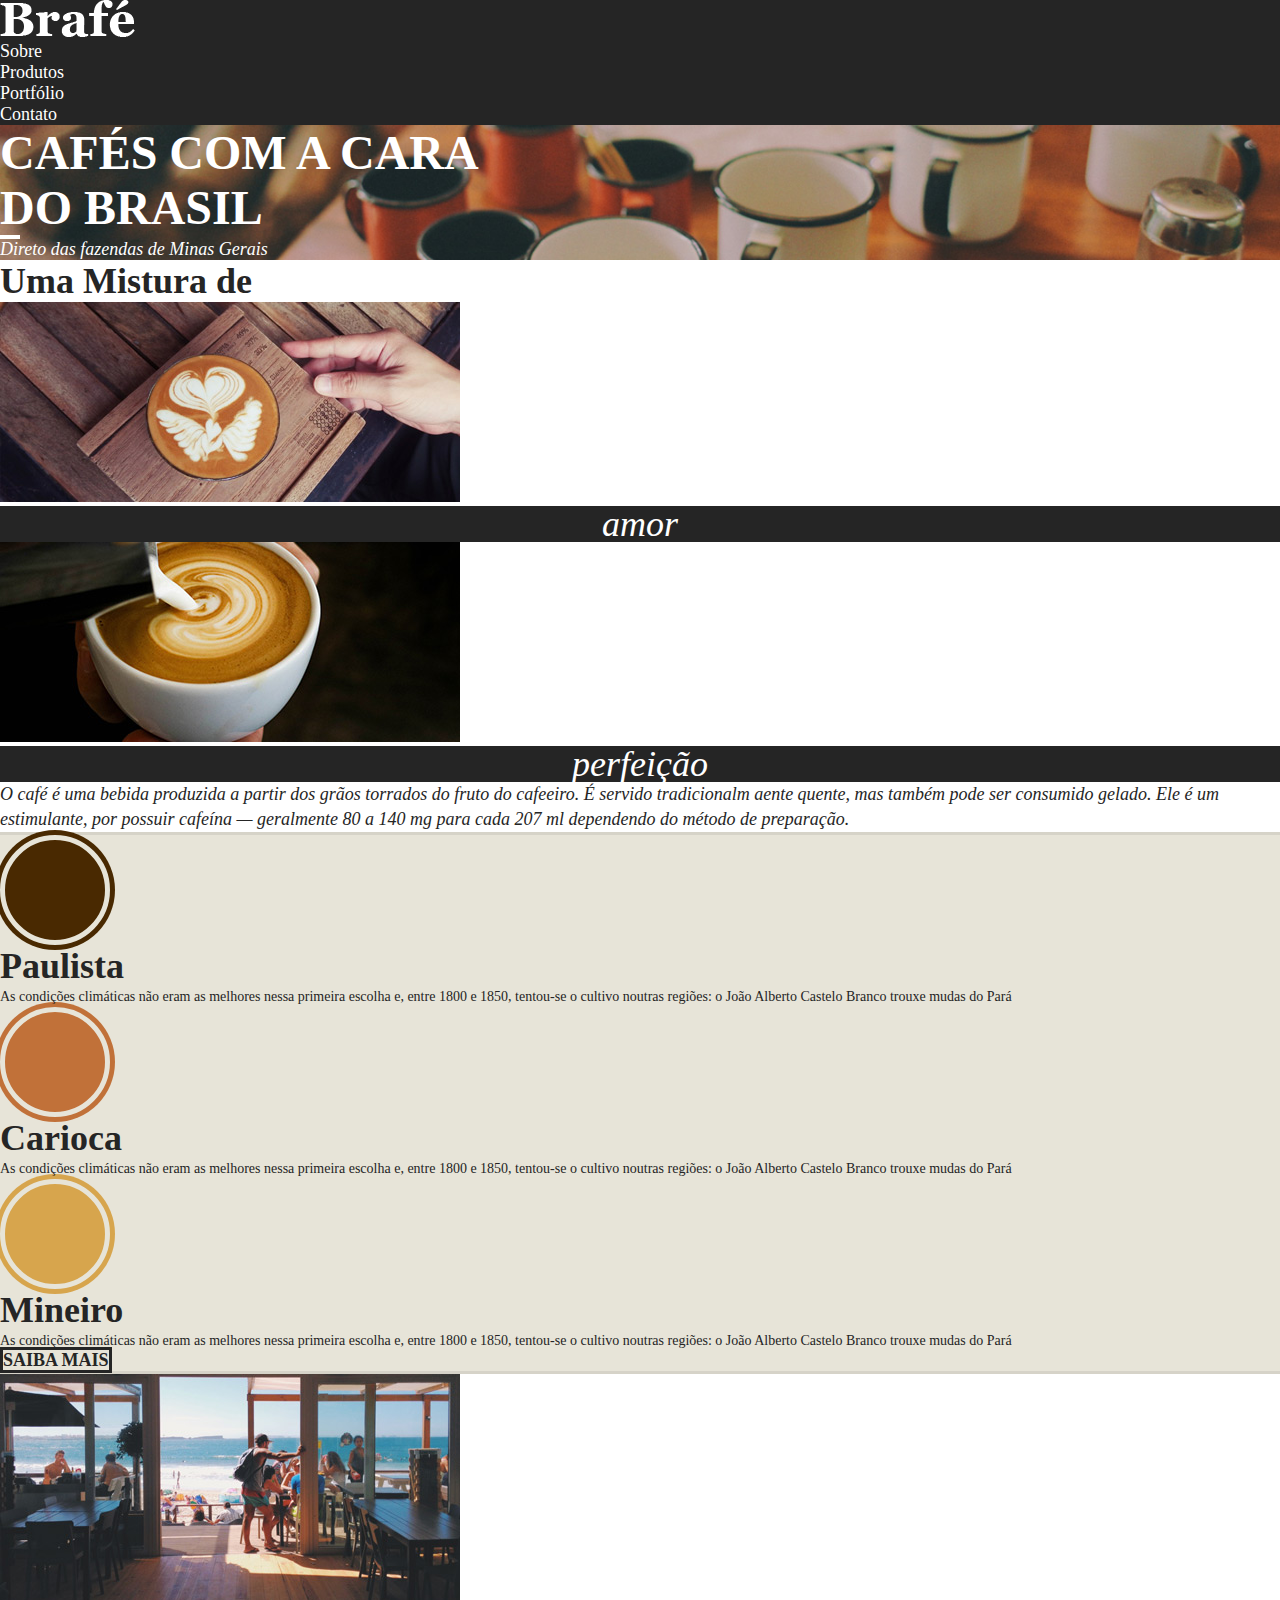
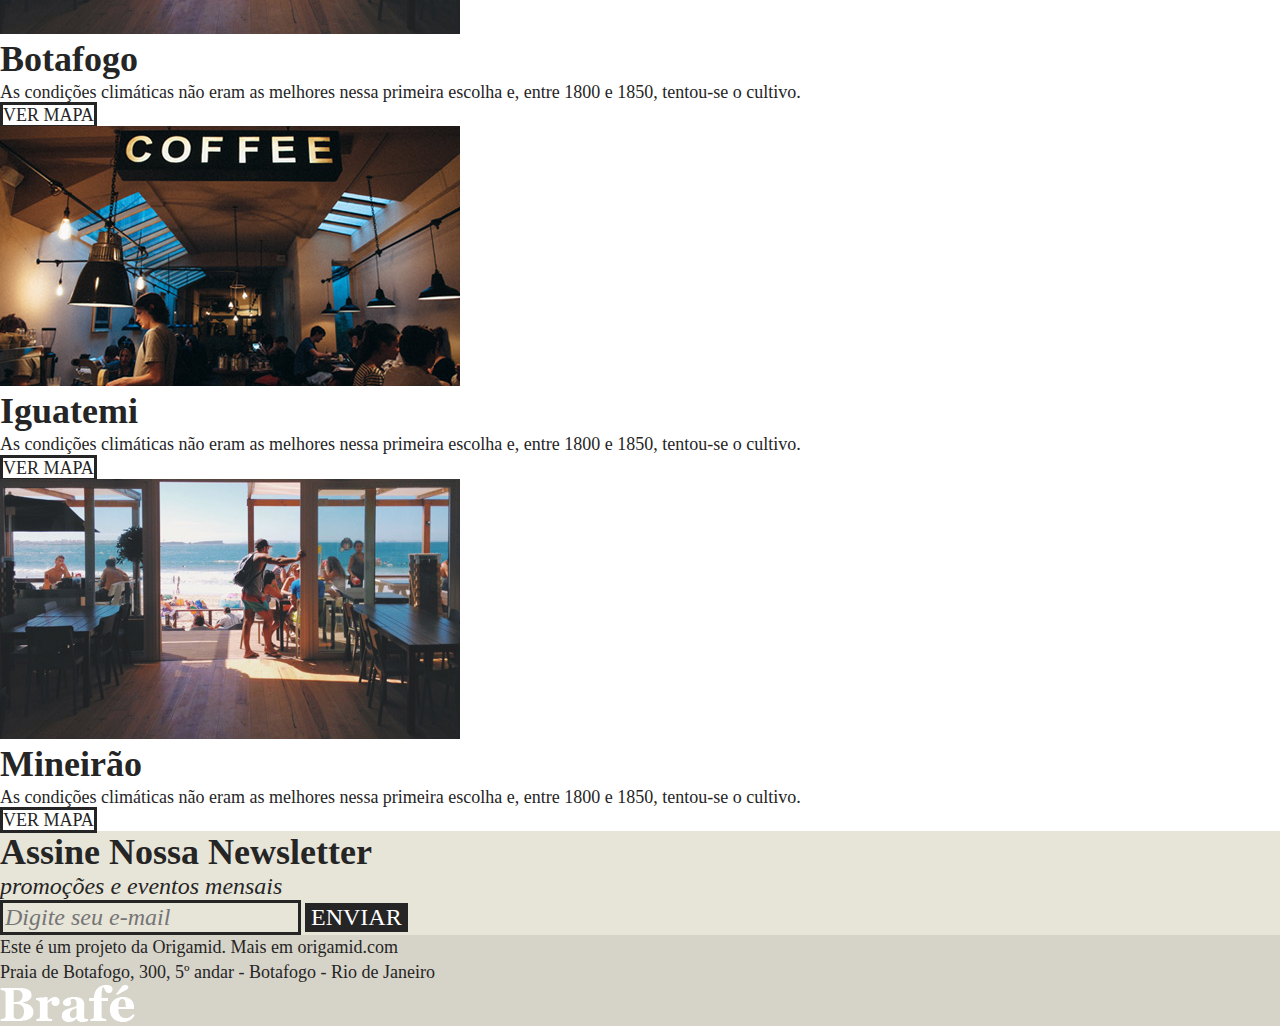
<file: brafe-1-estrutura/index.html>
<!DOCTYPE html>
<html>
<head>
	<title>Brafé 1</title>
	<meta charset="utf-8">
	<meta name="viewport" content="width=device-width, initial-scale=1, shrink-to-fit=no">
	<link rel="stylesheet" type="text/css" href="css/style.css">
</head>
<body>
	
	<header class="menu">
		<div>
			<a class="menu-logo" href="#"><img src="img/brafe.png" alt="Brafé"></a>	
			<nav class="menu-nav">
				<ul>
					<li><a href="#">Sobre</a></li>
					<li><a href="#">Produtos</a></li>
					<li><a href="#">Portfólio</a></li>
					<li><a href="#">Contato</a></li>
				</ul>
			</nav>
		</div>
	</header>
	
	<main class="intro">
		<h1>Cafés com a cara<br>do Brasil</h1>
		<p>Direto das fazendas de Minas Gerais</p>
	</main>
	
	<section class="sobre">
		<h2>Uma Mistura de</h2>
		<div>
			<div class="sobre-item">
				<img src="img/cafe-1.jpg">
				<h3>amor</h3>
			</div>
			<div class="sobre-item">
				<img src="img/cafe-2.jpg">
				<h3>perfeição</h3>
			</div>
		</div>
		<p>O café é uma bebida produzida a partir dos grãos torrados do fruto do cafeeiro. É servido tradicionalm
aente quente, mas também pode ser consumido gelado. Ele é um estimulante, por possuir cafeína — geralmente 80 a 140 mg para cada 207 ml dependendo do método de preparação.</p>
	</section>
	
	<section class="produtos">
		<div>
			<div class="produtos-item">
				<h2 class="produtos-paulista">Paulista</h2>
				<p>As condições climáticas não eram as melhores nessa primeira escolha e, entre 1800 e 1850, tentou-se o cultivo noutras regiões: o João Alberto Castelo Branco trouxe mudas do Pará</p>
			</div>
			<div class="produtos-item">
				<h2 class="produtos-carioca">Carioca</h2>
				<p>As condições climáticas não eram as melhores nessa primeira escolha e, entre 1800 e 1850, tentou-se o cultivo noutras regiões: o João Alberto Castelo Branco trouxe mudas do Pará</p>
			</div>
			<div class="produtos-item">
				<h2 class="produtos-mineiro">Mineiro</h2>
				<p>As condições climáticas não eram as melhores nessa primeira escolha e, entre 1800 e 1850, tentou-se o cultivo noutras regiões: o João Alberto Castelo Branco trouxe mudas do Pará</p>
			</div>
		</div>
		<a class="produtos-btn" href="#">Saiba Mais</a>
	</section>
	
	<section class="locais">
		<div class="locais-item">
			<img src="img/botafogo.jpg" alt="Brafé unidade Botafogo">
			<div>
				<h2>Botafogo</h2>
				<p>As condições climáticas não eram as melhores nessa primeira escolha e, entre 1800 e 1850, tentou-se o cultivo.</p>
				<a href="#">Ver Mapa</a>
			</div>
		</div>
		
		<div class="locais-item">
			<img src="img/iguatemi.jpg" alt="Brafé unidade Iguatemi">
			<div>
				<h2>Iguatemi</h2>
				<p>As condições climáticas não eram as melhores nessa primeira escolha e, entre 1800 e 1850, tentou-se o cultivo.</p>
				<a href="#">Ver Mapa</a>
			</div>
		</div>
		
		<div class="locais-item">
			<img src="img/botafogo.jpg" alt="Brafé unidade Mineirão">
			<div>
				<h2>Mineirão</h2>
				<p>As condições climáticas não eram as melhores nessa primeira escolha e, entre 1800 e 1850, tentou-se o cultivo.</p>
				<a href="#">Ver Mapa</a>
			</div>
		</div>
	
	</section>
	
	<section class="assine">
		<div>
			<div class="assine-info">
				<h2>Assine Nossa Newsletter</h2>
				<p>promoções e eventos mensais</p>
			</div>
			<form>
				<label>E-mail</label>
				<input type="text" placeholder="Digite seu e-mail">
				<button type="submit">Enviar</button>
			</form>
		</div>
	</section>
	
	<footer class="footer">
		<div>
			<p>Este é um projeto da Origamid. Mais em origamid.com<br>Praia de Botafogo, 300, 5º andar - Botafogo - Rio de Janeiro</p>
			<img src="img/brafe.png" alt="Brafé">
		</div>
	</footer>
	
</body>
</html>
</file>
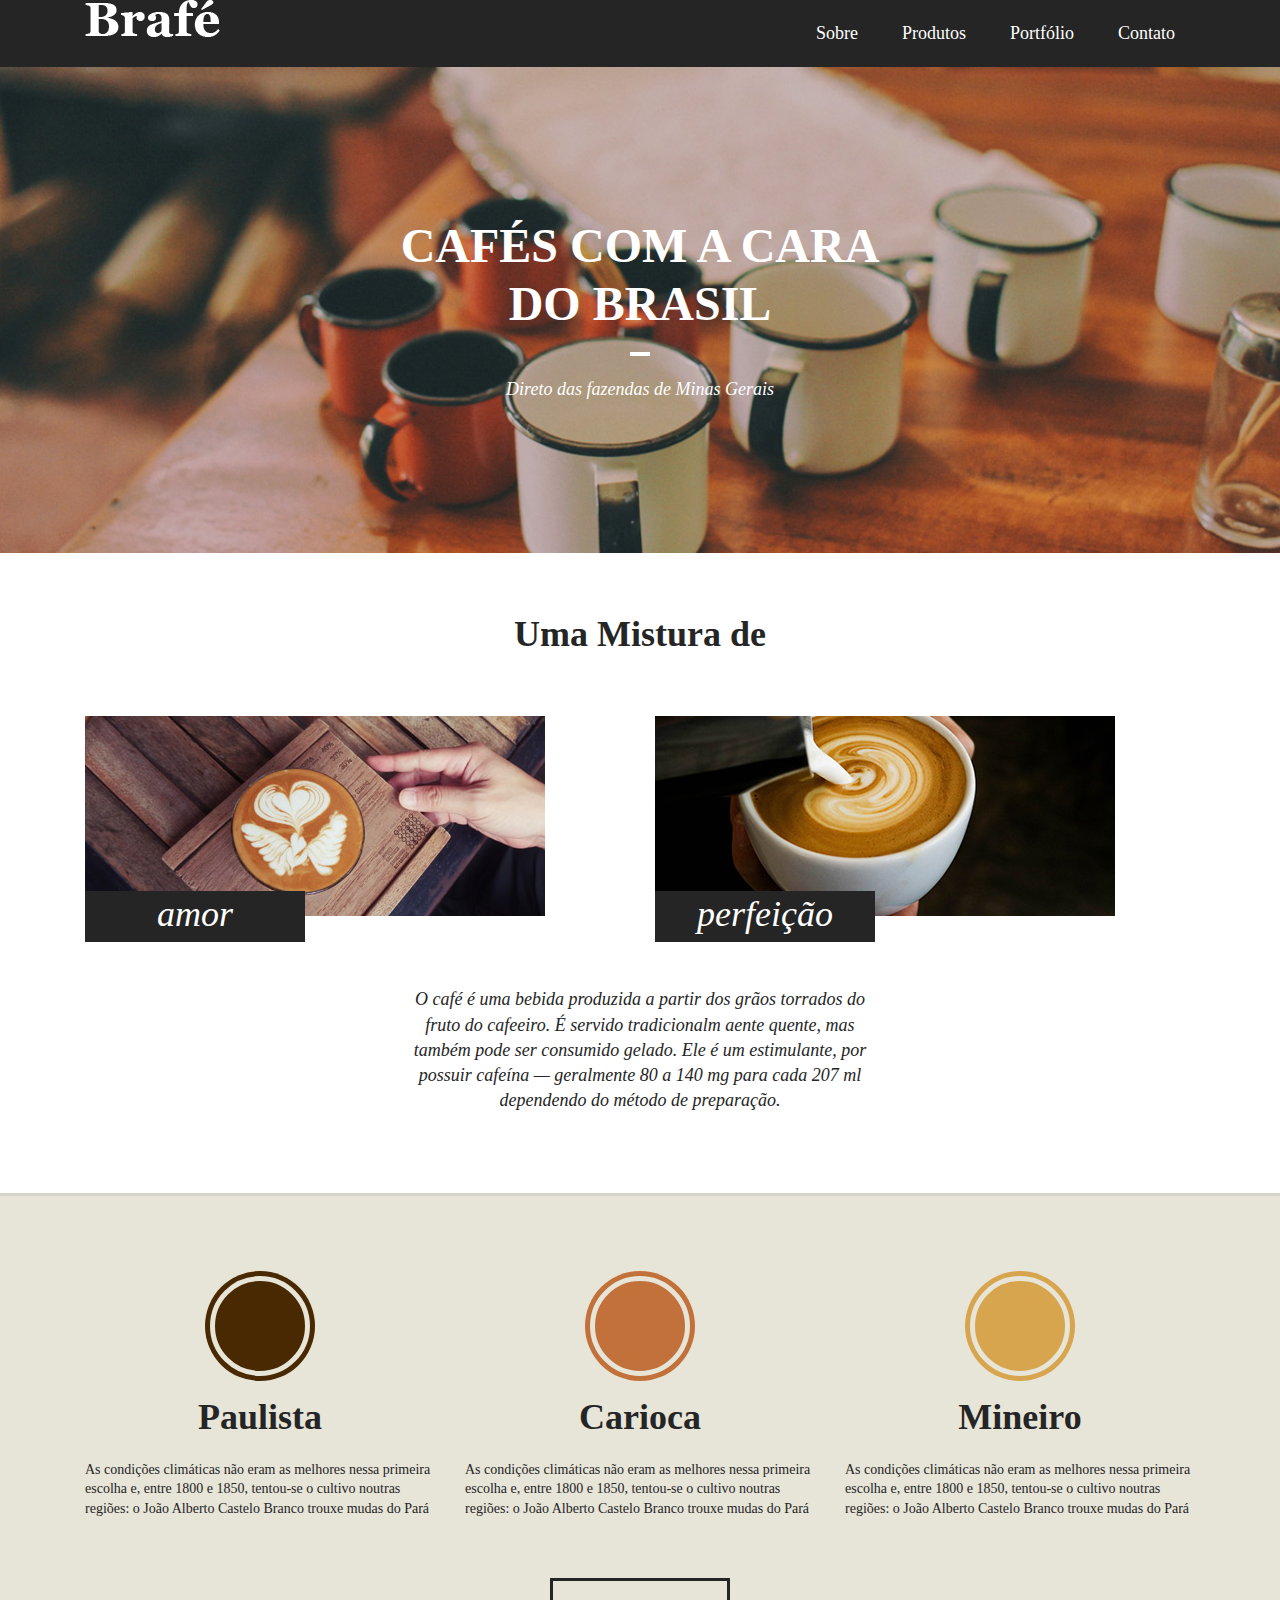
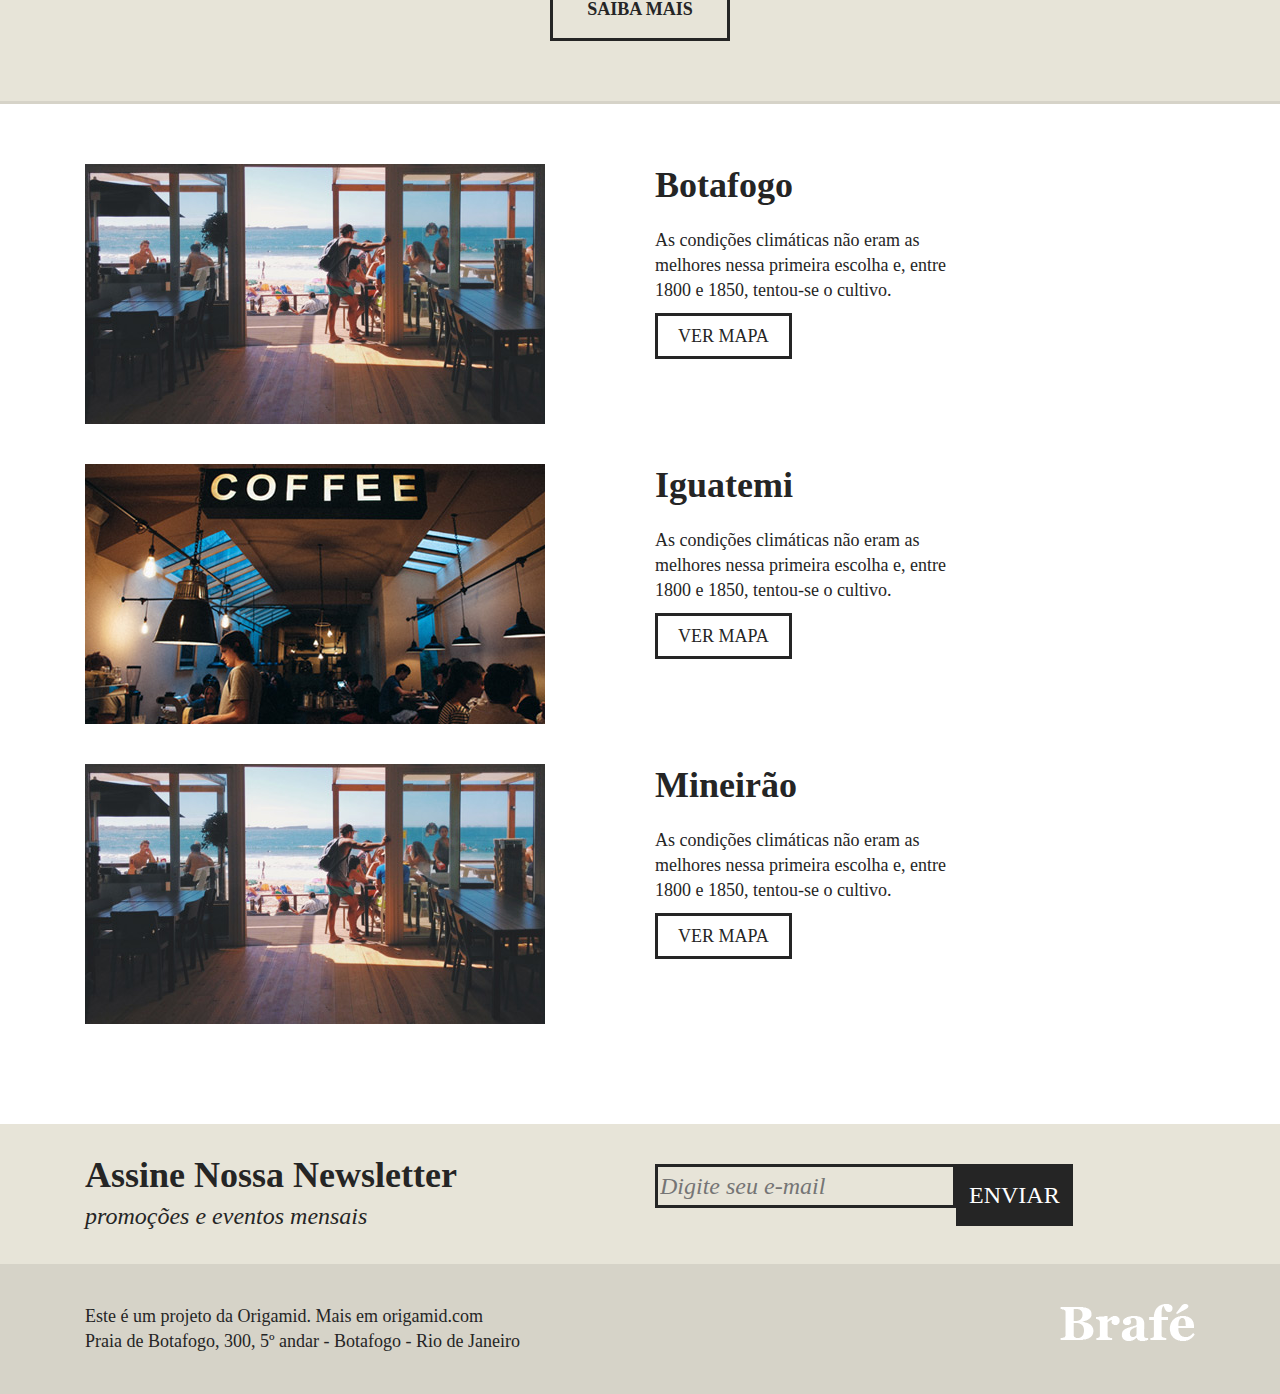
<file: Layout_Bootstrap/index.html>
<!DOCTYPE html>
<html>
<head>
	<title>Brafé 1</title>
	<meta charset="utf-8">
	<meta name="viewport" content="width=device-width, initial-scale=1, shrink-to-fit=no">
	<link rel="stylesheet" type="text/css" href="css/bootstrap.min.css">
	<link rel="stylesheet" type="text/css" href="css/style.css">
</head>
<body>
	
	<header class="menu">
		<div class="container">
			<div class="row">
				<a class="menu-logo col-md-4" href="#"><img src="img/brafe.png" alt="Brafé"></a>	
				<nav class="menu-nav col-md-8">
					<ul>
						<li><a href="#">Sobre</a></li>
						<li><a href="#">Produtos</a></li>
						<li><a href="#">Portfólio</a></li>
						<li><a href="#">Contato</a></li>
					</ul>
				</nav>
			</div>
		</div>
	</header>
	
	<main class="intro">
		<h1>Cafés com a cara<br>do Brasil</h1>
		<p>Direto das fazendas de Minas Gerais</p>
	</main>
	
	<section class="sobre container">
		<h2>Uma Mistura de</h2>
		<div class="row">
			<div class="col-sm sobre-item">
				<img src="img/cafe-1.jpg">
				<h3>amor</h3>
			</div class="row">
			<div class="col-sm sobre-item">
				<img src="img/cafe-2.jpg">
				<h3>perfeição</h3>
			</div>
		</div>
		<p>O café é uma bebida produzida a partir dos grãos torrados do fruto do cafeeiro. É servido tradicionalm
aente quente, mas também pode ser consumido gelado. Ele é um estimulante, por possuir cafeína — geralmente 80 a 140 mg para cada 207 ml dependendo do método de preparação.</p>
	</section>
	
	<section class="produtos">
		<div class="container">
			<div class="row">
				<div class="produtos-item col-sm">
					<h2 class="produtos-paulista ">Paulista</h2>
					<p>As condições climáticas não eram as melhores nessa primeira escolha e, entre 1800 e 1850, tentou-se o cultivo noutras regiões: o João Alberto Castelo Branco trouxe mudas do Pará</p>
				</div>
				<div class="produtos-item col-sm">
					<h2 class="produtos-carioca">Carioca</h2>
					<p>As condições climáticas não eram as melhores nessa primeira escolha e, entre 1800 e 1850, tentou-se o cultivo noutras regiões: o João Alberto Castelo Branco trouxe mudas do Pará</p>
				</div>
				<div class="produtos-item col-sm">
					<h2 class="produtos-mineiro">Mineiro</h2>
					<p>As condições climáticas não eram as melhores nessa primeira escolha e, entre 1800 e 1850, tentou-se o cultivo noutras regiões: o João Alberto Castelo Branco trouxe mudas do Pará</p>
				</div>
			</div>
			<a class="produtos-btn" href="#">Saiba Mais</a>
		</div>
	</section>
	
	<section class="locais container">
		<div class="locais-item row">
			<div class="col-sm">
				<img src="img/botafogo.jpg" alt="Brafé unidade Botafogo">
			</div>
			<div class="col-sm">
				<h2>Botafogo</h2>
				<p>As condições climáticas não eram as melhores nessa primeira escolha e, entre 1800 e 1850, tentou-se o cultivo.</p>
				<a href="#">Ver Mapa</a>
			</div>
		</div>
		
		<div class="locais-item row">
			<div class="col-sm">
				<img src="img/iguatemi.jpg" alt="Brafé unidade Iguatemi">
			</div>	
			<div class="col-sm">
				<h2>Iguatemi</h2>
				<p>As condições climáticas não eram as melhores nessa primeira escolha e, entre 1800 e 1850, tentou-se o cultivo.</p>
				<a href="#">Ver Mapa</a>
			</div>
		</div>
		
		<div class="locais-item row">
			<div class="col-sm">
				<img src="img/botafogo.jpg" alt="Brafé unidade Mineirão">
			</div>
			<div class="col-sm">
				<h2>Mineirão</h2>
				<p>As condições climáticas não eram as melhores nessa primeira escolha e, entre 1800 e 1850, tentou-se o cultivo.</p>
				<a href="#">Ver Mapa</a>
			</div>
		</div>
	
	</section>
	
	<section class="assine">
		<div class="container">
			<div class="row">
				<div class="assine-info col-sm">
					<h2>Assine Nossa Newsletter</h2>
					<p>promoções e eventos mensais</p>
				</div>
				<form class="col-sm">
					<label>E-mail</label>
					<input type="text" placeholder="Digite seu e-mail">
					<button type="submit">Enviar</button>
				</form>
			</div>
		</div>
	</section>
	
	<footer class="footer">
		<div class="container">
			<div class="row">
				<p class="col-sm-8">Este é um projeto da Origamid. Mais em origamid.com<br>Praia de Botafogo, 300, 5º andar - Botafogo - Rio de Janeiro</p>
				<div class="col-sm">
					<img src="img/brafe.png" alt="Brafé">
				</div>
			</div>
		</div>
	</footer>
	
</body>
</html>
</file>
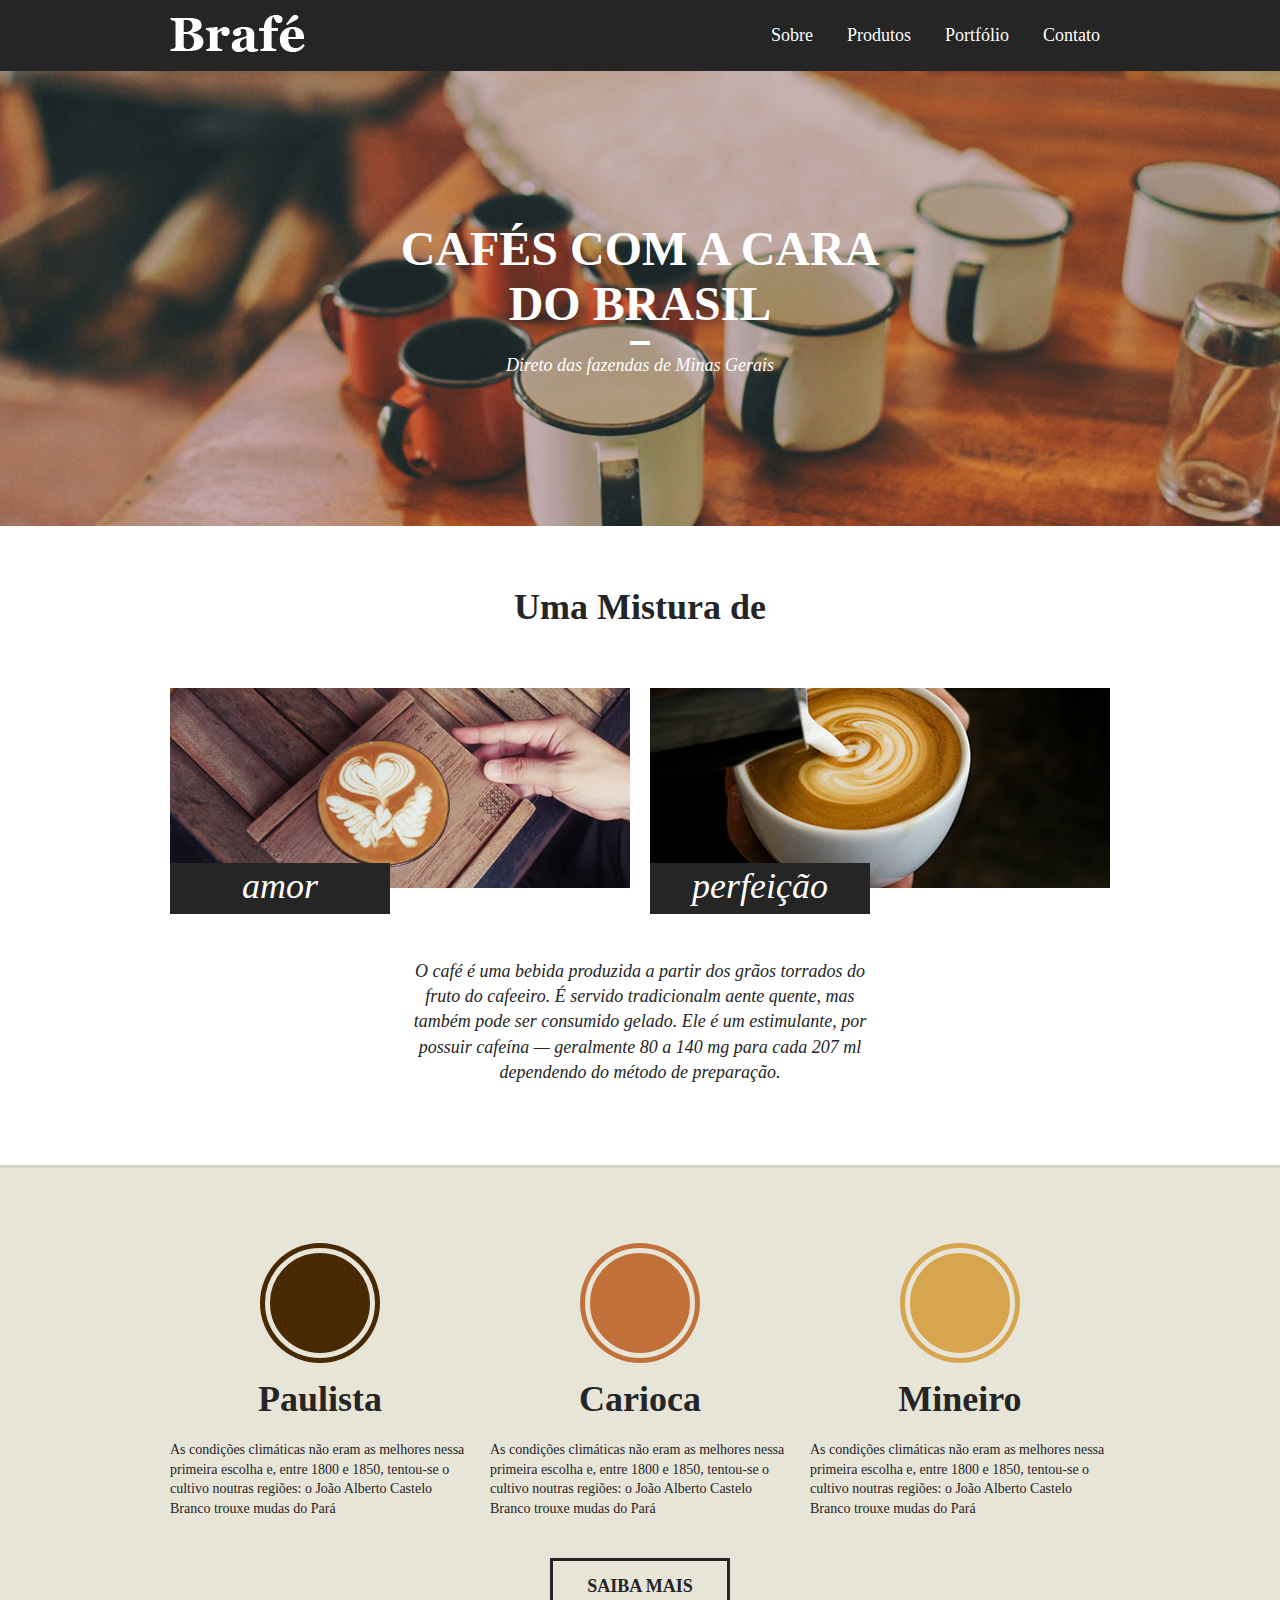
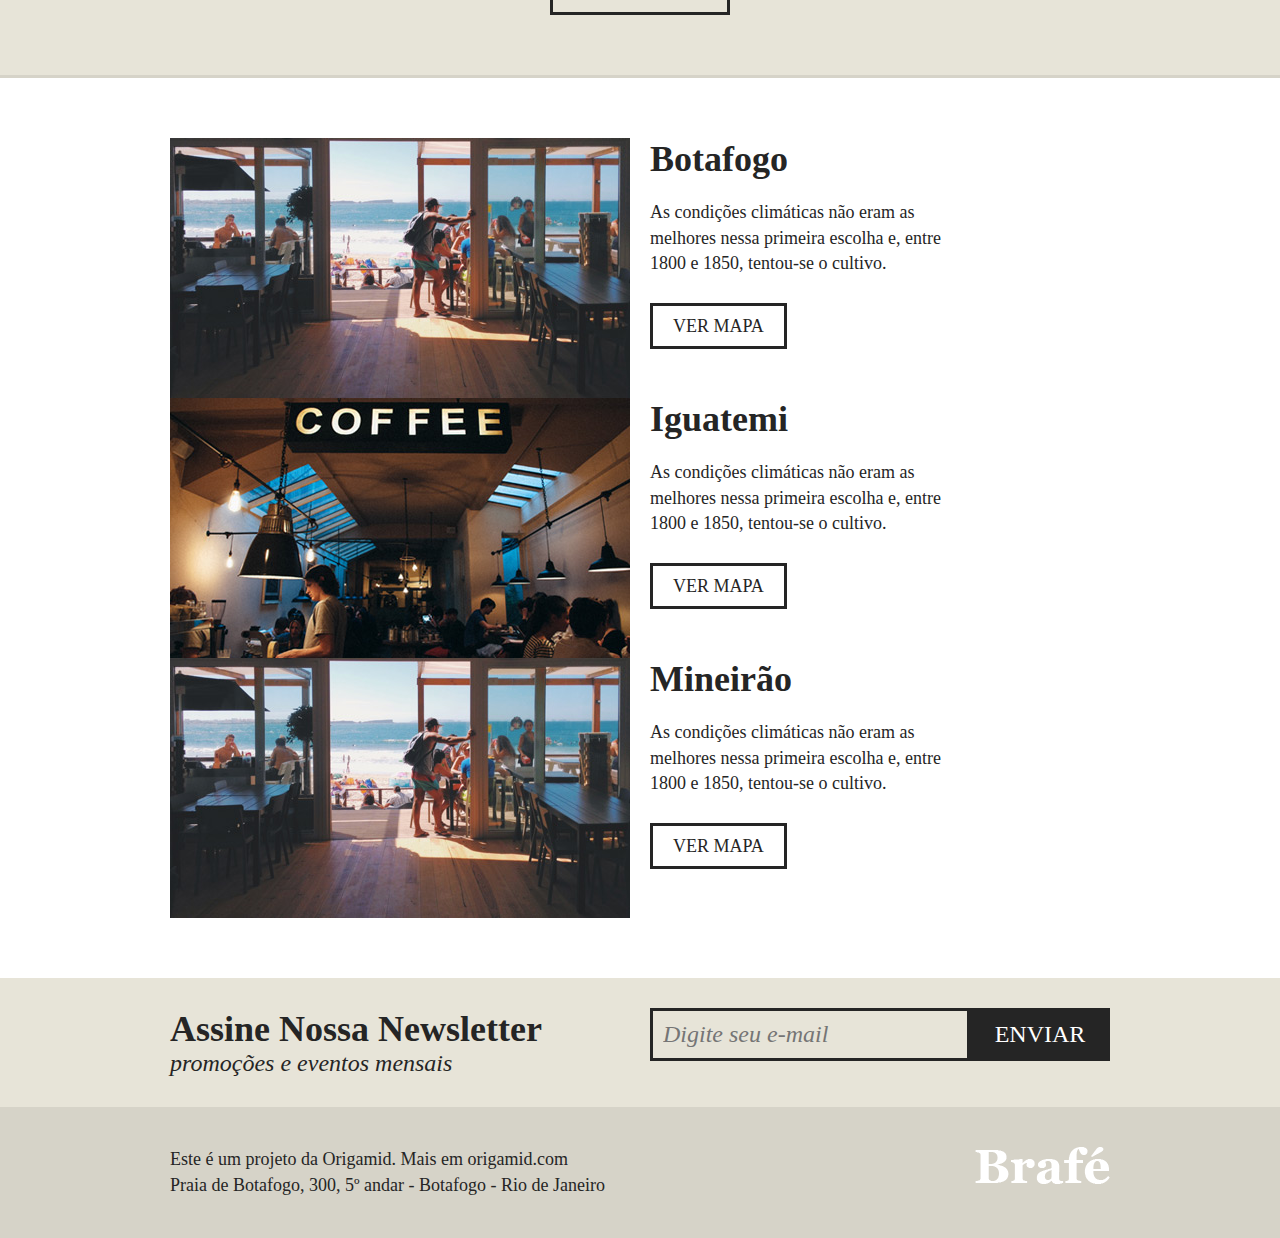
<file: Layout_CSS-GRID/layout-1/index.html>
<!DOCTYPE html>
<html>
<head>
	<title>Brafé 1</title>
	<meta charset="utf-8">
	<meta name="viewport" content="width=device-width, initial-scale=1, shrink-to-fit=no">
	<link rel="stylesheet" type="text/css" href="css/style.css">
	<link rel="stylesheet" type="text/css" href="css/grid.css">
</head>
<body>
	
	<header class="menu">
		<div class="container ">
			<a class="menu-logo grid-4" href="#"><img src="img/brafe.png" alt="Brafé"></a>	
			<nav class="menu-nav grid-8">
				<ul>
					<li><a href="#">Sobre</a></li>
					<li><a href="#">Produtos</a></li>
					<li><a href="#">Portfólio</a></li>
					<li><a href="#">Contato</a></li>
				</ul>
			</nav>
		</div>
	</header>
	
	<main class="intro">
		<h1>Cafés com a cara<br>do Brasil</h1>
		<p>Direto das fazendas de Minas Gerais</p>
	</main>
	
	<section class="sobre ">
		<h2>Uma Mistura de</h2>
		<div class="container">
			<div class="sobre-item grid-6">
				<img src="img/cafe-1.jpg">
				<h3>amor</h3>
			</div>
			<div class="sobre-item grid-6">
				<img src="img/cafe-2.jpg">
				<h3>perfeição</h3>
			</div>
		</div>
		<p>O café é uma bebida produzida a partir dos grãos torrados do fruto do cafeeiro. É servido tradicionalm
aente quente, mas também pode ser consumido gelado. Ele é um estimulante, por possuir cafeína — geralmente 80 a 140 mg para cada 207 ml dependendo do método de preparação.</p>
	</section>
	
	<section class="produtos">
		<div class="container">
			<div class="produtos-item grid-4">
				<h2 class="produtos-paulista">Paulista</h2>
				<p>As condições climáticas não eram as melhores nessa primeira escolha e, entre 1800 e 1850, tentou-se o cultivo noutras regiões: o João Alberto Castelo Branco trouxe mudas do Pará</p>
			</div>
			<div class="produtos-item grid-4">
				<h2 class="produtos-carioca">Carioca</h2>
				<p>As condições climáticas não eram as melhores nessa primeira escolha e, entre 1800 e 1850, tentou-se o cultivo noutras regiões: o João Alberto Castelo Branco trouxe mudas do Pará</p>
			</div>
			<div class="produtos-item grid-4">
				<h2 class="produtos-mineiro">Mineiro</h2>
				<p>As condições climáticas não eram as melhores nessa primeira escolha e, entre 1800 e 1850, tentou-se o cultivo noutras regiões: o João Alberto Castelo Branco trouxe mudas do Pará</p>
			</div>
		</div>
		<a class="produtos-btn" href="#">Saiba Mais</a>
	</section>
	
	<section class="locais">
		<div class="locais-item container">
			<div class="grid-6">
				<img src="img/botafogo.jpg" alt="Brafé unidade Botafogo">
			</div>
			<div class="grid-6">
				<h2>Botafogo</h2>
				<p>As condições climáticas não eram as melhores nessa primeira escolha e, entre 1800 e 1850, tentou-se o cultivo.</p>
				<a href="#">Ver Mapa</a>
			</div>
		</div>
		
		<div class="locais-item container">
			<div class="grid-6">
				<img src="img/iguatemi.jpg" alt="Brafé unidade Iguatemi">
			</div>
			<div class="grid-6">
				<h2>Iguatemi</h2>
				<p>As condições climáticas não eram as melhores nessa primeira escolha e, entre 1800 e 1850, tentou-se o cultivo.</p>
				<a href="#">Ver Mapa</a>
			</div>
		</div>
		
		<div class="locais-item container">
			<div class="grid-6">
				<img src="img/botafogo.jpg" alt="Brafé unidade Mineirão">
			</div>
			<div class="grid-6">
				<h2>Mineirão</h2>
				<p>As condições climáticas não eram as melhores nessa primeira escolha e, entre 1800 e 1850, tentou-se o cultivo.</p>
				<a href="#">Ver Mapa</a>
			</div>
		</div>
	
	</section>
	
	<section class="assine">
		<div class="container">
			<div class="assine-info grid-6">
				<h2>Assine Nossa Newsletter</h2>
				<p>promoções e eventos mensais</p>
			</div>
			<form class="grid-6">
				<label>E-mail</label>
				<input type="text" placeholder="Digite seu e-mail">
				<button type="submit">Enviar</button>
			</form>
		</div>
	</section>
	
	<footer class="footer">
		<div class="container">
			<p class="grid-8">Este é um projeto da Origamid. Mais em origamid.com<br>Praia de Botafogo, 300, 5º andar - Botafogo - Rio de Janeiro</p>
			<div class="grid-4">
				<img src="img/brafe.png" alt="Brafé">
			</div>
		</div>
	</footer>
	
</body>
</html>
</file>
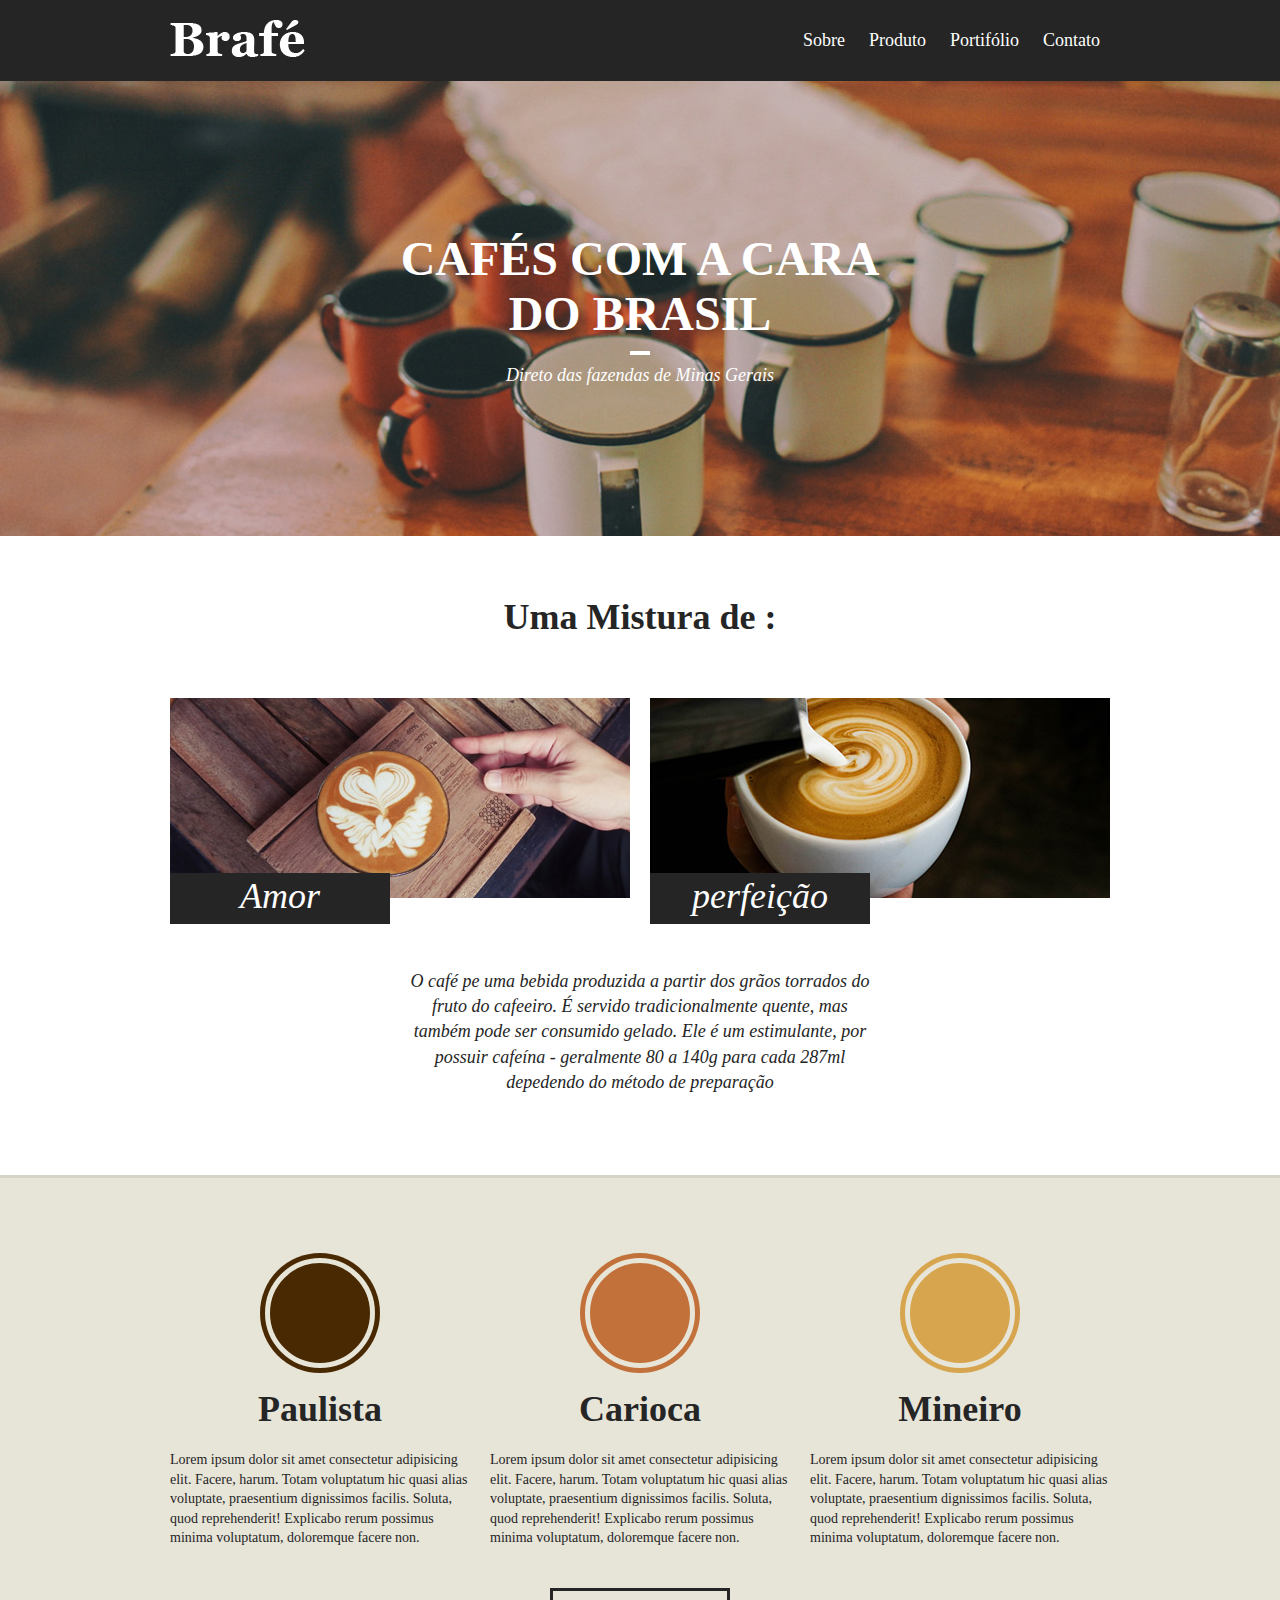
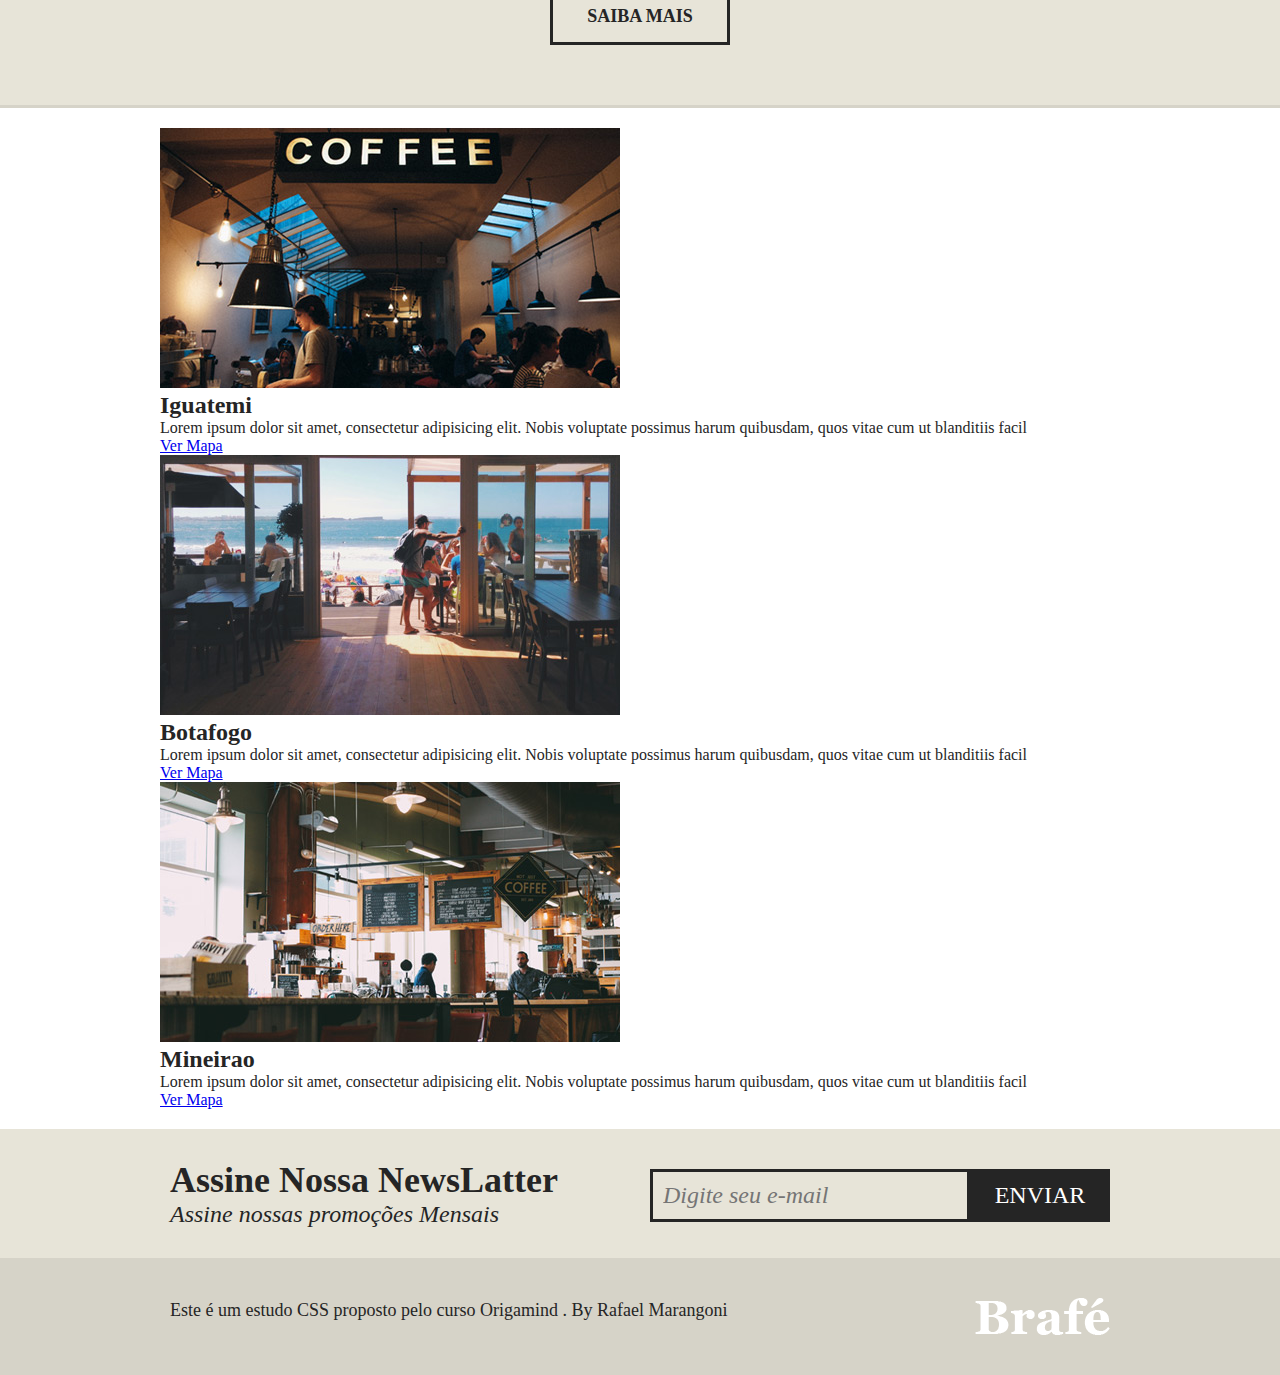
<file: Layout_CSS-PURO/layout-1/index.html>
<!DOCTYPE html>
<html lang="en">
<head>
    <meta charset="UTF-8">
    <meta name="viewport" content="width=device-width, initial-scale=1.0, shrink-to-fit=no">
    <meta http-equiv="X-UA-Compatible" content="ie=edge">
    <link rel="stylesheet" href="css/style.css">
    <title>Document</title>
</head>
<body>
    <header class="menu">
        <div class="menu-container">
            <a href="#" class="menu-logo"><img src="img/brafe.png" alt="brafé"></a>
        
            <nav class="menu-nav">
                <ul>
                    <li><a href="sobre.html">Sobre</a></li>
                    <li><a href="produto.html">Produto</a></li>
                    <li><a href="portifolio.html">Portifólio</a></li>
                    <li><a href="contato.html">Contato</a></li>
                </ul>
            </nav>
        </div>
    </header>
    
    <main class="intro">
        <h1> Cafés com a cara <br>do brasil</h1>
        <p>Direto das fazendas de Minas Gerais</p>
    </main>

    <section class="sobre">
        <h2>Uma Mistura de : </h2>
        <div class="sobre-container">
            <div class="sobre-item">
                <img src="img/cafe-1.jpg" alt="amor">
                <h3>Amor</h3>
            </div>
            <div class="sobre-item">
                <img src="img/cafe-2.jpg" alt="perfeicao">
                <h3>perfeição</h3>
            </div>
        </div>

        <p>O café pe uma bebida produzida a partir dos grãos torrados do fruto do cafeeiro. É servido tradicionalmente quente, mas também pode ser consumido gelado. Ele é um estimulante, por possuir cafeína - geralmente 80 a 140g para cada 287ml depedendo do método de preparação</p>
    </section>

    <section class="produtos">
        <div class="produtos-container">
            <div class="produtos-item">
                <h2 class="produtos-paulista">Paulista</h2>
                <p>Lorem ipsum dolor sit amet consectetur adipisicing elit. Facere, harum. Totam voluptatum hic quasi alias voluptate, praesentium dignissimos facilis. Soluta, quod reprehenderit! Explicabo rerum possimus minima voluptatum, doloremque facere non.</p>
            </div>
            <div class="produtos-item">
                <h2 class="produtos-carioca">Carioca</h2>
                <p>Lorem ipsum dolor sit amet consectetur adipisicing elit. Facere, harum. Totam voluptatum hic quasi alias voluptate, praesentium dignissimos facilis. Soluta, quod reprehenderit! Explicabo rerum possimus minima voluptatum, doloremque facere non.</p>
            </div>
            <div class="produtos-item">
                <h2 class="produtos-mineiro">Mineiro</h2>
                <p>Lorem ipsum dolor sit amet consectetur adipisicing elit. Facere, harum. Totam voluptatum hic quasi alias voluptate, praesentium dignissimos facilis. Soluta, quod reprehenderit! Explicabo rerum possimus minima voluptatum, doloremque facere non.</p>
            </div>
        </div>
        <a class="produtos-btn" href="#">Saiba Mais</a>
    </section>

    <section class="locais">
        <div class="locais-itens">
            <img src="img/iguatemi.jpg" alt="bracafé unidade Iguatemi">
            <div>
                <h2>Iguatemi</h2>
                <p>Lorem ipsum dolor sit amet, consectetur adipisicing elit. Nobis voluptate possimus harum quibusdam, quos vitae cum ut blanditiis facil</p>
                <a href="#">Ver Mapa</a>
            </div>
        </div>
        
        <div class="locais-itens">
            <img src="img/botafogo.jpg" alt="bracafé unidade Botafogo">
            <div>
                <h2>Botafogo</h2>
                <p>Lorem ipsum dolor sit amet, consectetur adipisicing elit. Nobis voluptate possimus harum quibusdam, quos vitae cum ut blanditiis facil</p>
                <a href="#">Ver Mapa</a>
            </div>
        </div>
        
        <div class="locais-itens">
            <img src="img/mineirao.jpg" alt="bracafé unidade Minas">
            <div>
                <h2>Mineirao</h2>
                <p>Lorem ipsum dolor sit amet, consectetur adipisicing elit. Nobis voluptate possimus harum quibusdam, quos vitae cum ut blanditiis facil</p>
                <a href="#">Ver Mapa</a>
            </div>
        </div>
        
    </section >

    <section class="assine">
        <div class="assine-container">
            <div class="assine-info">
                <h2>Assine Nossa NewsLatter</h2>
                <p>Assine nossas promoções Mensais</p>
            </div>

            <form class="assine-form">
               <label>E-mail</label>
               <input type="text" placeholder="Digite seu e-mail"> 
               <button type="submit">Enviar</button>
            </form>
        </div>
    </section>

    <footer class="footer">
        <div class="footer-container">
            <p>Este é um estudo CSS proposto pelo curso Origamind . By Rafael Marangoni</p>           <img src="img/brafe.png" alt="Brafé">
        </div>
    </footer>

</body>
</html>
</file>
<file: Layout_CSS-GRID/layout-1/css/grid.css>
.container{
    width: 960px;
    margin: 0 auto;
}

.container::after, .container::before{
    content: '';
    display: table;
    clear: both;
}

.grid-1, .grid-2, .grid-3, .grid-4, .grid-5 , .grid-6, .grid-7, .grid-8, .grid-9, .grid-10, .grid-11 , .grid-12{
    margin-left: 10px;
    margin-right: 10px;
    float: left;
    display: block;
    min-height: 1px;
}


.grid-1{
   width: calc(8.333% - 20px); 
}

.grid-2{
    width: calc(16.666% - 20px);
}

.grid-3{
    width: calc(25% - 20px);
}

.grid-4{
    width: calc(33.333% - 20px);
}

.grid-5{
    width: calc(41.666% - 20px);
}

.grid-6{
    width: calc(50% - 20px);
}

.grid-7{
    width: calc(58.333% - 20px);
}

.grid-8{
    width: calc(66.666% - 20px);
}

.grid-9{
    width: calc(75% - 20px);
}

.grid-10{
    width: calc(83.333% - 20px);
}

.grid-11{
    width: calc(91.666% - 20px);
}

.grid-12{
    width: calc(100% - 20px);
}


@media (max-width: 730px){
    .container{
        max-width: 300px;
    }
    .grid-1, .grid-2, .grid-3, .grid-4, .grid-5 , .grid-6, .grid-7, .grid-8, .grid-9, .grid-10, .grid-11 , .grid-12{
        width: 100%;
        margin-left: 0px;
        margin-right: 0px;
        float: left;     
    }

}
</file>
<file: brafe-1-estrutura/css/style.css>
/* Reset */

body, h1, h2, h3, p, ul {
	padding: 0px;
	margin: 0px;
}

body {
	font-family: Georgia, serif;
	color: #252525;
}

* {
	box-sizing: border-box;
}

/* Menu */

.menu {
	background: #252525;
}

.menu-nav a {
	text-decoration: none;
	color: #fff;
	font-size: 1.125em;
}

/* Intro */

.intro {
	background: url('../img/bg-intro.jpg') no-repeat center center;
	background-size: cover;
	color: #fff;
}

.intro h1 {
	text-transform: uppercase;
	font-size: 3em;
}

.intro h1::after {
	content: '';
	display: block;
	width: 20px;
	height: 4px;
	background: #fff;
}

.intro p {
	font-style: italic;
	font-size: 1.125em;
}

/* Sobre */

.sobre h2 {
	font-size: 2.25em;
}

.sobre-item h3 {
	font-size: 2.25em;
	line-height: 1em;
	background: #252525;
	color: #fff;
	font-style: italic;
	font-weight: normal;
	text-align: center;
	position: relative;
}

.sobre > p {
	font-size: 1.125em;
	line-height: 1.4em;
	font-style: italic;
}

/* Produtos */

.produtos {
	background: #e7e4d8;
	border-top: 3px solid #d6d3c8;
	border-bottom: 3px solid #d6d3c8;
}

.produtos-item h2 {
	font-size: 2.25em;
}

.produtos-item h2::before {
	content: '';
	display: block;
	width: 100px;
	height: 100px;
	background: currentColor;
	border-radius: 50%;
	border: 5px solid #e7e4d8;
	box-shadow: 0 0 0 5px currentColor;
}

h2.produtos-paulista::before {
	color: #492901;
}

h2.produtos-carioca::before {
	color: #c17139;
}

h2.produtos-mineiro::before {
	color: #d7a54d;
}

.produtos-item p {
	font-size: 0.875em;
	line-height: 1.4em;
}

.produtos-btn {
	border: 3px solid #252525;
	color: #252525;
	text-decoration: none;
	text-align: center;
	font-size: 1.125em;
	font-weight: bold;
	text-transform: uppercase;
}

/* Locais */

.locais-item h2 {
	font-size: 2.25em;
}

.locais-item p {
	font-size: 1.125em;
	line-height: 1.4em;
}

.locais-item a {
	font-size: 1.125em;
	text-transform: uppercase;
	text-decoration: none;
	border: 3px solid;
	color: #252525;
}

/* Assine */

.assine {
	background: #e7e4d8;
}

.assine-info h2 {
	font-size: 2.25em;
}

.assine-info p {
	font-size: 1.5em;
	font-style: italic;
}

.assine form label {
	display: none;
}

.assine input {
	border: 3px solid #252525;
	background: none;
	font-size: 1.5em;
	font-style: italic;
	font-family: Georgia, serif;
}

.assine button {
	background: #252525;
	border: none;
	font-family: Georgia, serif;
	text-transform: uppercase;
	font-size: 1.5em;
	color: #fff;
	cursor: pointer;
}

/*Footer*/

.footer {
	background: #d6d3c8;
}

.footer p {
	font-size: 1.125em;
	line-height: 1.4em;
}
</file>
<file: Layout_Bootstrap/css/style.css>
/* Reset */

body, h1, h2, h3, p, ul {
	padding: 0px;
	margin: 0px;
}

body {
	font-family: Georgia, serif;
	color: #252525;
}

* {
	box-sizing: border-box;
}

img{
	display:block;
	max-width:100%; 
}

/* Menu */

.menu {
	background: #252525;
}

.menu-nav a {
	text-decoration: none;
	color: #fff;
	font-size: 1.125em;
}

.menu-nav ul{
	float: right;
	list-style: none;
}

.menu-nav ul li{
	display: inline-block;
}

.menu-nav li a{
	display: inline-block;
	padding: 10px;
	margin: 10px;
}

@media (max-width: 770px){
	.menu-nav ul{
		float: none;
	}

	.menu-nav ul li a{
		padding-left: 0px;
		margin-left: 0px;
	}
}

/* Intro */

.intro {
	background: url('../img/bg-intro.jpg') no-repeat center center;
	background-size: cover;
	color: #fff;
	padding: 150px 0; 
	text-align: center;
}

.intro h1 {
	text-transform: uppercase;
	font-size: 3em;
	font-weight: bold;
}

.intro h1::after {
	content: '';
	display: block;
	width: 20px;
	height: 4px;
	background: #fff;
	margin: 20px auto;	
}

.intro p {
	font-style: italic;
	font-size: 1.125em;
}

@media (max-width: 770px){
	.intro{
		padding: 60px 0px;
	}

}

/* Sobre */

.sobre{
	padding-top: 60px;
	padding-bottom: 60px;
}

.sobre h2 {
	font-size: 2.25em;
	text-align: center;
	margin-bottom: 60px;
	font-weight: bold;

}

.sobre-item h3 {
	font-size: 2.25em;
	line-height: 1em;
	background: #252525;
	color: #fff;
	font-style: italic;
	font-weight: normal;
	text-align: center;
	position: relative;
	width: 220px;
	padding: 5px 0 10px 0;
	top: -25px;
}

.sobre > p {
	font-size: 1.125em;
	line-height: 1.4em;
	font-style: italic;
	max-width: 460px;
	text-align: center;
	margin: 20px auto;
}

/* Produtos */

.produtos {
	background: #e7e4d8;
	border-top: 3px solid #d6d3c8;
	border-bottom: 3px solid #d6d3c8;
	padding-top: 60px;
	padding-bottom: 60px;
}

.produtos-item{
	margin-bottom: 40px;
}

.produtos-item h2 {
	font-size: 2.25em;
	text-align: center;
	margin-bottom: 20px;
	font-weight: bold;
}

.produtos-item h2::before {
	content: '';
	display: block;
	width: 100px;
	height: 100px;
	background: currentColor;
	border-radius: 50%;
	border: 5px solid #e7e4d8;
	box-shadow: 0 0 0 5px currentColor;
	margin: 20px auto;
}

h2.produtos-paulista::before {
	color: #492901;
}

h2.produtos-carioca::before {
	color: #c17139;
}

h2.produtos-mineiro::before {
	color: #d7a54d;
}

.produtos-item p {
	font-size: 0.875em;
	line-height: 1.4em;
}

.produtos-btn {
	border: 3px solid #252525;
	color: #252525;
	text-decoration: none;
	text-align: center;
	font-size: 1.125em;
	font-weight: bold;
	text-transform: uppercase;
	width:180px;
	display: block;
	margin: 20px auto 0 auto;
	padding: 15px 0;
	
}

.produtos-btn:hover{
	text-decoration: none;
	color: #c17139;
	border-color: #c17139;
}

/* Locais */

.locais{
	padding-top: 60px;
	padding-bottom: 60px;
}

.locais-item{
	margin-bottom: 40px;
}

.locais-item h2 {
	font-size: 2.25em;
	margin-bottom: 20px;
	font-weight: bold;
}

.locais-item p {
	font-size: 1.125em;
	line-height: 1.4em;
	max-width: 320px;
	margin-bottom: 20px;
}

.locais-item a {
	font-size: 1.125em;
	text-transform: uppercase;
	text-decoration: none;
	border: 3px solid;
	color: #252525;
	padding: 10px 20px;
}

/* Assine */

.assine {
	background: #e7e4d8;
	padding-top: 30px ;
	padding-bottom: 30px;
}

.assine-info h2 {
	font-size: 2.25em;
	font-weight: bold;
}

.assine-info p {
	font-size: 1.5em;
	font-style: italic;
}

.assine form label {
	display: none;
}

.assine form{
	margin-top: 10px;
	display: flex;
	flex-wrap: wrap;
	align-content: flex-start;
}

.assine input {
	border: 3px solid #252525;
	background: none;
	font-size: 1.5em;
	font-style: italic;
	font-family: Georgia, serif;
	align-self: flex-start;
}

.assine button {
	background: #252525;
	border: none;
	font-family: Georgia, serif;
	text-transform: uppercase;
	font-size: 1.5em;
	color: #fff;
	cursor: pointer;
	padding: 13px;
}

/*Footer*/

.footer {
	background: #d6d3c8;
	padding-top: 40px;
	padding-bottom: 40px;
}

.footer p {
	font-size: 1.125em;
	line-height: 1.4em;
}

.footer img{
	float: right;
}

@media (max-width: 768px){
	.footer img{
		float: none;
		margin-top:28px;
	}
}
</file>
<file: Layout_CSS-GRID/layout-1/css/style.css>
/* Reset */

body, h1, h2, h3, p, ul {
	padding: 0px;
	margin: 0px;
}

body {
	font-family: Georgia, serif;
	color: #252525;
}

* {
	box-sizing: border-box;
}

img {
	max-width: 100%;
	display: block;
}

/* Menu */

.menu {
	background: #252525;
	padding: 15px 0;
}

.menu-nav ul {
	float: right;
}

.menu-nav ul li {
	display: inline-block;
}

.menu-nav a {
	text-decoration: none;
	color: #fff;
	font-size: 1.125em;
	display: block;
	padding: 10px;
	margin-left: 10px;
}

@media (max-width: 739px) {
	.menu-nav ul {
		float: none;
	}
	.menu-nav ul li a {
		margin-left: 0px;
		padding-left: 0px;
		padding-right: 8px;
	}
}

/* Intro */

.intro {
	background: url('../img/bg-intro.jpg') no-repeat center center;
	background-size: cover;
	color: #fff;
	padding: 150px 0;
	text-align: center;
}

.intro h1 {
	text-transform: uppercase;
	font-size: 3em;
}

.intro h1::after {
	content: '';
	display: block;
	width: 20px;
	height: 4px;
	background: #fff;
	margin: 10px auto;
}

.intro p {
	font-style: italic;
	font-size: 1.125em;
}

@media (max-width: 739px) {
	.intro {
		padding: 60px 0;
	}
}

/* Sobre */

.sobre {
	padding: 60px 0;
}

.sobre h2 {
	font-size: 2.25em;
	text-align: center;
	margin-bottom: 60px;
}

.sobre-item h3 {
	font-size: 2.25em;
	line-height: 1em;
	background: #252525;
	color: #fff;
	font-style: italic;
	font-weight: normal;
	text-align: center;
	position: relative;
	width: 220px;
	padding: 5px 0 10px 0;
	top: -25px;
}


.sobre > p {
	font-size: 1.125em;
	line-height: 1.4em;
	font-style: italic;
	max-width: 460px;
	margin: 20px auto;
	text-align: center
}

/* Produtos */

.produtos {
	background: #e7e4d8;
	border-top: 3px solid #d6d3c8;
	border-bottom: 3px solid #d6d3c8;
	padding: 60px 0;
}

.produtos-item {
	margin-bottom: 40px;
}

.produtos-item h2 {
	font-size: 2.25em;
	text-align: center;
	margin-bottom: 20px;
}

.produtos-item h2::before {
	content: '';
	display: block;
	width: 100px;
	height: 100px;
	background: currentColor;
	border-radius: 50%;
	border: 5px solid #e7e4d8;
	box-shadow: 0 0 0 5px currentColor;
	margin: 20px auto
}

h2.produtos-paulista::before {
	color: #492901;
}

h2.produtos-carioca::before {
	color: #c17139;
}

h2.produtos-mineiro::before {
	color: #d7a54d;
}

.produtos-item p {
	font-size: 0.875em;
	line-height: 1.4em;
}

.produtos-btn {
	border: 3px solid #252525;
	color: #252525;
	text-decoration: none;
	text-align: center;
	font-size: 1.125em;
	font-weight: bold;
	text-transform: uppercase;
	display: block;
	width: 180px;
	padding: 15px 0;
	margin: 0 auto;
}

/* Locais */

.locais {
	padding: 60px 0;
}

.locais-item {
	margin-bottom: 40px;
}

.locais-item h2 {
	font-size: 2.25em;
	margin-bottom: 20px;
}

.locais-item p {
	font-size: 1.125em;
	line-height: 1.4em;
	max-width: 320px;
	margin-bottom: 40px;
}

.locais-item a {
	font-size: 1.125em;
	text-transform: uppercase;
	text-decoration: none;
	border: 3px solid;
	color: #252525;
	padding: 10px 20px;
}

/* Assine */

.assine {
	background: #e7e4d8;
	padding: 30px 0;
}

.assine-info h2 {
	font-size: 2.25em;
}

.assine-info p {
	font-size: 1.5em;
	font-style: italic;
}

.assine form label {
	display: none;
}

.assine input {
	border: 3px solid #252525;
	background: none;
	font-size: 1.5em;
	font-style: italic;
	font-family: Georgia, serif;
	width: calc(100% - 140px);
	padding: 10px;
	float: left;
}

.assine button {
	background: #252525;
	border: none;
	font-family: Georgia, serif;
	text-transform: uppercase;
	font-size: 1.5em;
	color: #fff;
	cursor: pointer;
	width: 140px;
	padding: 13px 0;
}

/*Footer*/

.footer {
	background: #d6d3c8;
	padding: 40px 0;
}

.footer img {
	float: right;
}

.footer p {
	font-size: 1.125em;
	line-height: 1.4em;
}

@media (max-width: 739px) {
	.footer img {
		float: none;
		margin-top: 20px;
	}
}
</file>
<file: Layout_CSS-PURO/layout-1/css/style.css>
/* Reset */

body, h1, h2, h3, p, ul {
	padding: 0px;
	margin: 0px;
}

body {
	font-family: Georgia, serif;
	color: #252525;
}

* {
	box-sizing: border-box;
}

/* Menu */

.menu {
	background: #252525;
	padding: 20px 0;
}

.menu-container {
	max-width: 960px;
	margin: 0 auto;
}

.menu-container::after, .menu-container::before {
	content: '';
	display: table;
	clear: both;
}

a.menu-logo {
	display: block;
	float: left;
	margin-left: 10px;
}

.menu-nav {
	float: right;
	margin-right: 10px;
}

.menu-nav li {
	display: inline-block;
}

.menu-nav a {
	display: block;
	padding: 10px;
	text-decoration: none;
	color: #fff;
	font-size: 1.125em;
}

@media (max-width: 739px) {
	.menu {
		text-align: center;
	}
	a.menu-logo {
		float: none;
		margin: 0 auto;
	}
	.menu-nav {
		float: none;
		clear: both;
	}
}

/* Intro */

.intro {
	background: url('../img/bg-intro.jpg') no-repeat center center;
	background-size: cover;
	padding: 150px 0;
	text-align: center;
	color: #fff;
}

.intro h1 {
	text-transform: uppercase;
	font-size: 3em;
}

.intro h1::after {
	content: '';
	display: block;
	width: 20px;
	height: 4px;
	background: #fff;
	margin: 10px auto;
}

.intro p {
	font-style: italic;
	font-size: 1.125em;
}

@media (max-width: 739px) {
	.intro {
		padding: 60px 0;
	}
}

/* Sobre */

.sobre {
	padding: 60px 0;
}

.sobre-container {
	max-width: 960px;
	margin: 0 auto;
}

.sobre-container::after, .sobre-container::before {
	content: '';
	display: table;
	clear: both;
}

.sobre h2 {
	text-align: center;
	font-size: 2.25em;
	margin-bottom: 60px;
}

.sobre-item {
	width: 460px;
	float: left;
	margin: 0 10px;
}

.sobre-item img {
	display: block;
	max-width: 100%;
}

.sobre-item h3 {
	font-size: 2.25em;
	line-height: 1em;
	background: #252525;
	width: 220px;
	color: #fff;
	font-style: italic;
	font-weight: normal;
	text-align: center;
	padding: 5px 0 10px 0;
	top: -25px;
	position: relative;
}

.sobre > p {
	font-size: 1.125em;
	line-height: 1.4em;
	font-style: italic;
	text-align: center;
	margin: 20px auto;
	max-width: 460px;
}

@media (min-width: 740px) and (max-width: 980px) {
	.sobre-container {
		max-width: 720px;
	}
	.sobre-item {
		width: 340px;
	}
}

@media (max-width: 739px) {
	.sobre-container {
		max-width: 300px;
	}
	.sobre-item {
		width: 300px;
		margin: 0 auto;
	}
}

/* Produtos */

.produtos {
	background: #e7e4d8;
	padding: 60px 0;
	border-top: 3px solid #d6d3c8;
	border-bottom: 3px solid #d6d3c8;
}

.produtos-container {
	max-width: 960px;
	margin: 0 auto;
}

.produtos-container::before, .produtos-container::after {
	content: '';
	display: table;
	clear: both;
}

.produtos-item {
	width: 300px;
	float: left;
	margin: 0 10px 20px 10px;
}

.produtos-item h2 {
	text-align: center;
	font-size: 2.25em;
	margin-bottom: 20px;
}

.produtos-item h2::before {
	content: '';
	display: block;
	width: 100px;
	height: 100px;
	background: currentColor;
	border-radius: 50%;
	margin: 20px auto;
	border: 5px solid #e7e4d8;
	box-shadow: 0 0 0 5px currentColor;
}

h2.produtos-paulista::before {
	color: #492901;
}

h2.produtos-carioca::before {
	color: #c17139;
}

h2.produtos-mineiro::before {
	color: #d7a54d;
}

.produtos-item p {
	font-size: 0.875em;
	line-height: 1.4em;
}

.produtos-btn {
	width: 180px;
	border: 3px solid #252525;
	color: #252525;
	text-decoration: none;
	display: block;
	margin: 20px auto 0 auto;
	text-align: center;
	font-size: 1.125em;
	font-weight: bold;
	text-transform: uppercase;
	padding: 15px 0;
}

@media (min-width: 740px) and (max-width: 980px) {
	.produtos-container {
		max-width: 720px;
	}
	.produtos-item {
		width: 220px;
	}
}

@media (max-width: 739px) {
	.produtos-container {
		max-width: 300px;
	}
	.produtos-item {
		margin: 0 auto 20px auto;
	}
}

/* Locais */

.locais {
	max-width: 960px;
	margin: 0 auto;
	padding: 20px 0;
}

.locais-item {
	clear: both;
	margin: 60px auto;
}

.locais-item::after, .locais-item::before {
	display: table;
	content: '';
	clear: both;
}

.locais-item img {
	width: 460px;
	display: block;
	float: left;
	margin: 0 10px;
}

.locais-item > div {
	width: 460px;
	float: left;
	margin: 0 10px;
}

.locais-item h2 {
	font-size: 2.25em;
	margin-bottom: 20px;
}

.locais-item p {
	font-size: 1.125em;
	line-height: 1.4em;
	max-width: 320px;
	margin-bottom: 40px;
}

.locais-item a {
	font-size: 1.125em;
	text-transform: uppercase;
	text-decoration: none;
	border: 3px solid;
	color: #252525;
	padding: 10px 20px;
}

@media (min-width: 740px) and (max-width: 980px) {
	.locais {
		max-width: 720px;
	}
	.locais-item > div, .locais-item img {
		width: 340px;
	}
}

@media (max-width: 739px) {
	.locais {
		max-width: 300px;
	}
	.locais-item > div, .locais-item img {
		width: 300px;
		margin: 0px;
	}
}

/* Assine */

.assine {
	background: #e7e4d8;
	padding: 30px 0;
}

.assine-container {
	max-width: 960px;
	margin: 0 auto;
}

.assine-container::after, .assine-container::before {
	content: '';
	display: table;
	clear: both;
}

.assine-info {
	width: 460px;
	margin: 0 10px;
	float: left;
}

.assine-info h2 {
	font-size: 2.25em;
}

.assine-info p {
	font-size: 1.5em;
	font-style: italic;
}

.assine form {
	width: 460px;
	margin: 10px 10px 0 10px;
	float: left;
}

.assine form label {
	display: none;
}

.assine input {
	width: 320px;
	border: 3px solid #252525;
	background: none;
	font-size: 1.5em;
	font-style: italic;
	font-family: Georgia, serif;
	padding: 10px;
	float: left;
}

.assine button {
	background: #252525;
	border: none;
	font-family: Georgia, serif;
	text-transform: uppercase;
	font-size: 1.5em;
	width: 140px;
	padding: 13px 0;
	color: #fff;
	cursor: pointer;
}

@media (min-width: 740px) and (max-width: 980px) {
	.assine-container {
		max-width: 720px;
	}
	.assine-info, .assine form, .assine input {
		width: 340px;
	}
}

@media (max-width: 739px) {
	.assine-container {
		max-width: 300px;
	}
	.assine-info, .assine form, .assine input {
		width: 300px;
		margin: 10px 0 0 0;
	}
}

/*Footer*/

.footer {
	background: #d6d3c8;
	padding: 40px 0;
}

.footer-container {
	max-width: 960px;
	margin: 0 auto;
}

.footer-container::after, .footer-container::before {
	content: '';
	display: table;
	clear: both;
}

.footer p {
	float: left;
	margin: 0 10px;
	font-size: 1.125em;
	line-height: 1.4em;
}

.footer img {
	float: right;
	margin: 0 10px;
	display: block;
}

@media (max-width: 739px) {
	.footer-container {
		max-width: 300px;
	}
	.footer p {
		float: none;
		margin: 0px;
	}
	.footer img {
		float: none;
		margin: 20px 0;
	}
}
</file>
